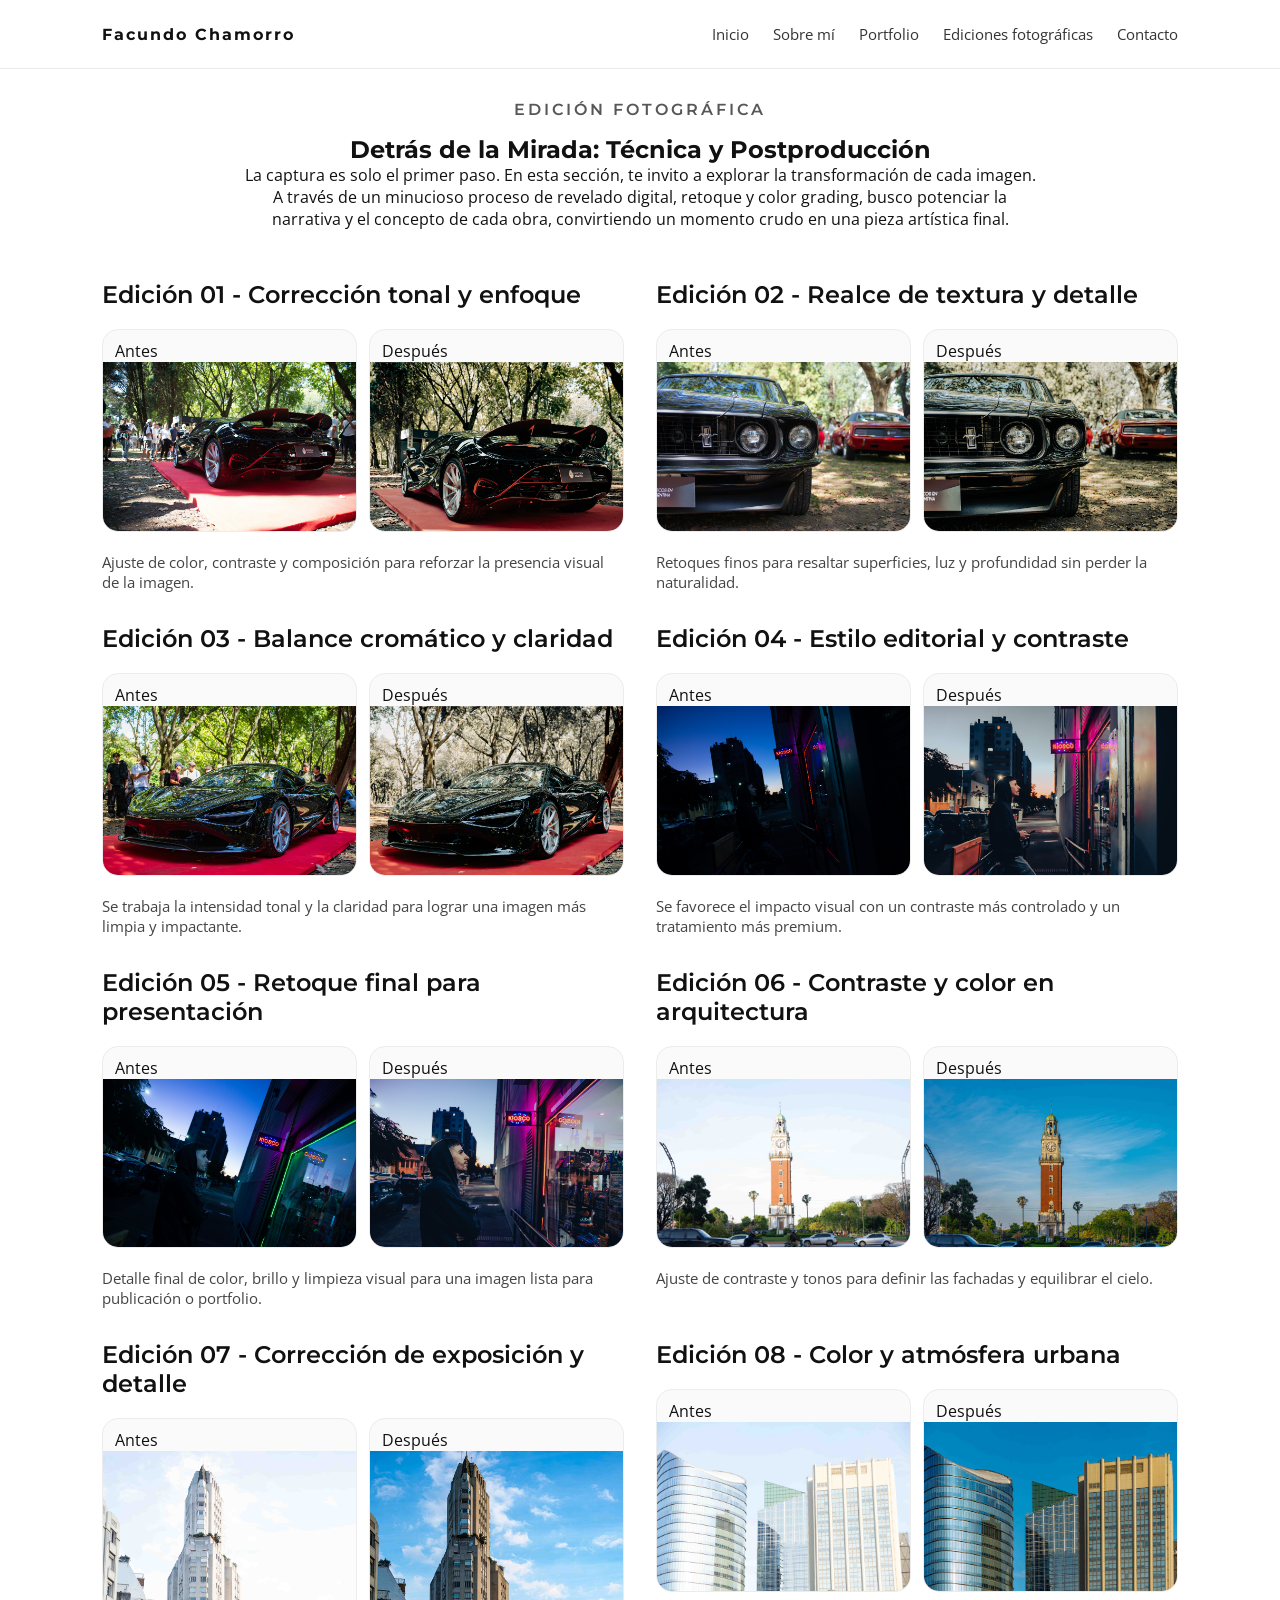
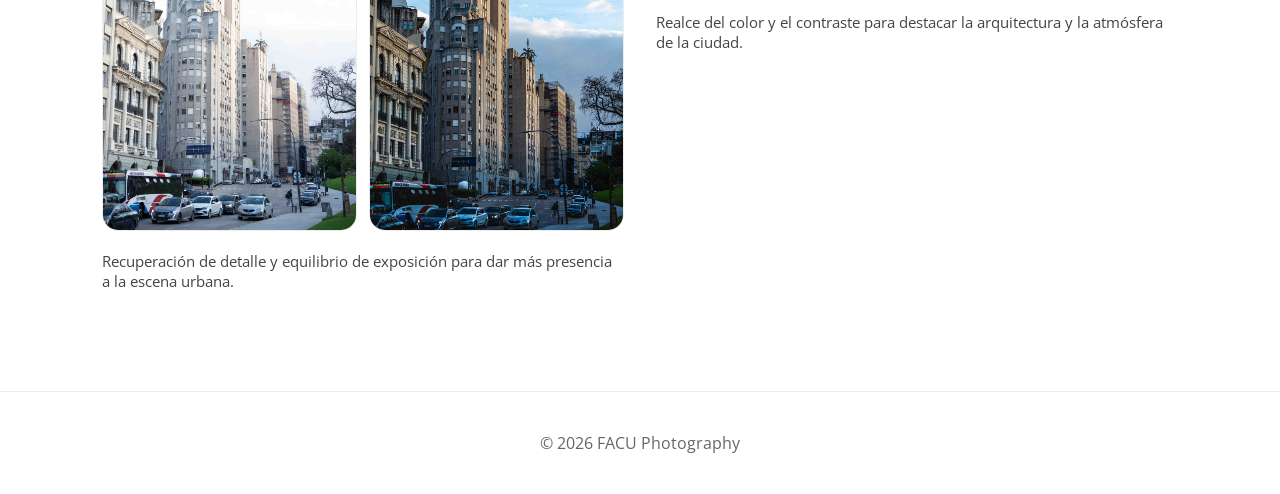
<file: ediciones.html>
<!DOCTYPE html>
<html lang="es">
<head>
  <meta charset="UTF-8" />
  <meta name="viewport" content="width=device-width, initial-scale=1.0"/>
  <title>Ediciones Fotográficas - Facu Photography</title>

  <link rel="stylesheet" href="style.css">

  <link rel="preconnect" href="https://fonts.googleapis.com">
  <link rel="preconnect" href="https://fonts.gstatic.com" crossorigin>
  <link href="https://fonts.googleapis.com/css2?family=Montserrat:wght@600;700&family=Open+Sans:wght@300;400;600&display=swap" rel="stylesheet">
</head>
<body>

<div class="grain"></div>

<header>
  <div class="logo">Facundo Chamorro</div>

  <nav>
    <a href="index.html">Inicio</a>
    <a href="sobre-mi.html">Sobre mí</a>
    <a href="index.html#portfolio">Portfolio</a>
    <a href="ediciones.html">Ediciones fotográficas</a>
    <a href="index.html#contacto">Contacto</a>
  </nav>
</header>

<section id="ediciones" class="photo-editing-section fade-in">
  <div class="photo-editing-hero">
    <p class="section-tag">Edición Fotográfica</p>
    <div class="photo-editing-hero-copy">
      <h2>Detrás de la Mirada: Técnica y Postproducción</h2>
      <p>La captura es solo el primer paso. En esta sección, te invito a explorar la transformación de cada imagen. A través de un minucioso proceso de revelado digital, retoque y color grading, busco potenciar la narrativa y el concepto de cada obra, convirtiendo un momento crudo en una pieza artística final.</p>
    </div>
  </div>
  <div id="galeria-ediciones" class="photo-editing-grid"></div>
</section>

<footer>
  <p>© 2026 FACU Photography</p>
</footer>

<script src="script.js"></script>
</body>
</html>
</file>
<file: style.css>
/* ========================= */
/* ARCHIVO: style.css */
/* ========================= */

*{
  margin:0;
  padding:0;
  box-sizing:border-box;
}

html{
  scroll-behavior:smooth;
}

body{
  background:#ffffff;
  color:#111111;
  font-family:'Open Sans', sans-serif;
  font-weight:400;
  overflow-x:hidden;
}

h1,
h2,
h3,
.logo,
.section-tag{
  font-family:'Montserrat', sans-serif;
  font-weight:600;
}

h1,
h2{
  font-weight:700;
}

button,
input,
textarea,
select{
  font:inherit;
}

img{
  width:100%;
  display:block;
}

a{
  text-decoration:none;
  color:#111111;
}

p,
h1,
h2,
h3,
label,
button,
span,
div{
  color:inherit;
}

section{
  padding:120px 8%;
  background:#ffffff;
}

/* GRAIN */
.grain{
  position:fixed;
  inset:0;
  pointer-events:none;
  opacity:.03;
  background:rgba(0,0,0,.01);
  z-index:9999;
}

/* HEADER */
header{
  position:fixed;
  top:0;
  width:100%;
  padding:24px 8%;
  display:flex;
  justify-content:space-between;
  align-items:center;
  z-index:1000;
  background:#ffffff;
  border-bottom:1px solid #eaeaea;
}

.logo{
  font-weight:700;
  letter-spacing:2px;
  color:#111111;
}

nav{
  display:flex;
  flex-wrap:wrap;
  gap:24px;
  align-items:center;
}

nav a{
  font-size:.95rem;
  color:#111111;
  opacity:.85;
  transition:.3s;
}

nav a:hover{
  opacity:1;
}

/* SECTION TITLES */
.section-tag{
  opacity:.7;
  text-transform:uppercase;
  letter-spacing:3px;
  margin-bottom:16px;
  color:#111111;
}

.section-title h2,
.about h2{
  font-size:3rem;
  margin-bottom:30px;
  color:#111111;
}

/* ABOUT */
.about{
  display:grid;
  grid-template-columns:1fr 1fr;
  gap:60px;
  align-items:center;
  background:#ffffff;
}

.about p{
  color:#333333;
  line-height:1.8;
}

.about-photo-grid{
  display:grid;
  grid-template-columns:1fr;
  gap:20px;
}

.about-image-wrapper{
  overflow:hidden;
  border-radius:22px;
  background:#fafafa;
}

.about-image-wrapper img{
  width:100%;
  height:auto;
  object-fit:contain;
}

.stats{
  display:grid;
  grid-template-columns:repeat(3,1fr);
  gap:20px;
}

.stat{
  background:#fafafa;
  padding:40px;
  border:1px solid #ececec;
}

.stat h3{
  font-size:2.5rem;
  margin-bottom:10px;
  color:#111111;
}

/* CATEGORIES */
.categories{
  display:flex;
  flex-wrap:wrap;
  gap:14px;
  margin:40px 0;
}

.categories button{
  background:#ffffff;
  color:#111111;
  border:1px solid #111111;
  padding:12px 20px;
  cursor:pointer;
  transition:.3s;
}

.categories button.active,
.categories button:hover{
  background:#111111;
  color:#ffffff;
}

/* GALLERY */
.gallery{
  display:grid;
  grid-template-columns:repeat(3,minmax(240px,1fr));
  gap:18px;
}

.gallery-item{
  overflow:hidden;
  position:relative;
  cursor:pointer;
  border-radius:22px;
  aspect-ratio:4 / 5;
  border:1px solid #ececec;
  background:#fafafa;
}

.gallery-item img{
  width:100%;
  height:100%;
  object-fit:cover;
  display:block;
  transition:transform .6s ease;
}

.gallery-item:hover img{
  transform:scale(1.05);
}

.photo-editing-section{
  padding:100px 8%;
  background:#ffffff;
}

.photo-editing-inner{
  display:grid;
  grid-template-columns:1.1fr 1fr;
  gap:40px;
  align-items:start;
}

.photo-editing-copy{
  max-width:800px;
}

.photo-editing-copy h2{
  font-size:3rem;
  margin-bottom:24px;
  line-height:1.05;
  color:#111111;
}

.photo-editing-copy p{
  color:#444444;
  line-height:1.85;
  font-size:1.05rem;
}

.photo-editing-hero{
  max-width:800px;
  margin:0 auto 50px;
  text-align:center;
}

.photo-editing-hero-copy{
  width:100%;
}

.photo-editing-grid{
  display:grid;
  grid-template-columns:repeat(2,minmax(320px,1fr));
  gap:32px;
}

.photo-editing-card{
  display:flex;
  flex-direction:column;
  gap:20px;
  align-self:start;
}

.titulo-edicion{
  font-size:1.5rem;
  margin:0;
  color:#111111;
}

.photo-editing-comparison{
  display:flex;
  flex-direction:column;
  gap:18px;
}

.comparison-wrapper{
  position:relative;
  display:block;
  width:100%;
  overflow:hidden;
  border-radius:24px;
  background:#fafafa;
  border:1px solid #ececec;
  isolation:isolate;
}

.comparison-image{
  display:block;
  width:100%;
  height:auto;
  object-fit:contain;
}

.comparison-image.before{
  position:relative;
  z-index:1;
}

.comparison-image.after{
  position:absolute;
  top:0;
  left:0;
  width:50%;
  height:100%;
  object-fit:cover;
  overflow:hidden;
  z-index:2;
}

.comparison-overlay{
  position:absolute;
  top:0;
  left:50%;
  width:2px;
  height:100%;
  background:rgba(0,0,0,.25);
  transform:translateX(-1px);
  pointer-events:none;
}

.comparison-slider{
  position:absolute;
  top:0;
  left:50%;
  width:0;
  height:100%;
  pointer-events:none;
}

.slider-handle{
  position:absolute;
  top:50%;
  left:0;
  transform:translate(-50%, -50%);
  width:48px;
  height:48px;
  border-radius:50%;
  background:#111111;
  border:2px solid #ffffff;
  box-shadow:0 12px 24px rgba(0,0,0,.16);
  display:flex;
  align-items:center;
  justify-content:center;
  cursor:ew-resize;
  pointer-events:auto;
  z-index:2;
}

.slider-icon{
  display:block;
  font-size:1.1rem;
  color:#ffffff;
}

.comparison-copy{
  color:#444444;
  font-size:.95rem;
}

.comparison-images{
  display:grid;
  grid-template-columns:repeat(2,minmax(0,1fr));
  gap:12px;
}

.comparison-image-card{
  min-width:0;
  overflow:hidden;
  border:1px solid #ececec;
  border-radius:16px;
  background:#fafafa;
}

.comparison-image-card .compare-label{
  padding:10px 12px 0;
}

.comparison-image-card img{
  width:100%;
  height:auto;
  object-fit:contain;
}

@media (max-width:1024px){
  .photo-editing-inner{
    grid-template-columns:1fr;
  }
}

@media (max-width:1024px){
  .gallery{
    grid-template-columns:repeat(2,minmax(220px,1fr));
  }
}

@media (max-width:900px){
  .about{
    grid-template-columns:1fr;
    gap:40px;
  }
  .gallery{
    grid-template-columns:1fr;
  }
}

@media (max-width:768px){
  section{
    padding:80px 20px;
  }
  header{
    padding:18px 20px;
  }
  nav{
    justify-content:center;
    gap:16px;
  }
  nav a{
    font-size:.85rem;
  }
  .section-title h2,
  .about h2,
  .photo-editing-copy h2{
    font-size:2.2rem;
  }
  .photo-editing-grid{
    grid-template-columns:1fr;
    gap:24px;
  }
  .comparison-images{
    grid-template-columns:1fr;
  }
  .photo-editing-copy{
    max-width:100%;
  }
}

#lightbox{
  position:fixed;
  inset:0;
  background:rgba(255,255,255,.95);
  display:flex;
  align-items:center;
  justify-content:center;
  z-index:2000;
  padding:24px;
}

#lightbox.hidden{
  display:none;
}

.lightbox-backdrop{
  position:absolute;
  inset:0;
}

.lightbox-content{
  position:relative;
  max-width:95vw;
  max-height:95vh;
  width:100%;
  display:flex;
  flex-direction:column;
  align-items:center;
  justify-content:center;
}

.lightbox-category{
  position:absolute;
  top:16px;
  right:16px;
  padding:10px 16px;
  border:none;
  border-radius:999px;
  background:#111111;
  color:#ffffff;
  font-weight:700;
  cursor:pointer;
  box-shadow:0 10px 20px rgba(0,0,0,.15);
  z-index:2;
}

.lightbox-category.hidden{
  display:none;
}

.lightbox-content img{
  width:auto;
  max-width:100%;
  max-height:80vh;
  object-fit:contain;
  border-radius:12px;
  box-shadow:0 20px 60px rgba(0,0,0,.16);
  cursor:zoom-out;
}

.lightbox-nav{
  position:absolute;
  top:50%;
  transform:translateY(-50%);
  width:48px;
  height:48px;
  border:none;
  border-radius:50%;
  background:#111111;
  color:#ffffff;
  font-size:1.5rem;
  cursor:pointer;
  box-shadow:0 10px 20px rgba(0,0,0,.12);
  display:flex;
  align-items:center;
  justify-content:center;
}

.lightbox-prev{
  left:-28px;
}

.lightbox-next{
  right:-28px;
}

.lightbox-caption{
  margin-top:12px;
  color:#333333;
  text-align:center;
}

/* SERVICES */
.service-grid{
  display:grid;
  grid-template-columns:repeat(auto-fit,minmax(250px,1fr));
  gap:24px;
}

.service-card{
  background:#fafafa;
  padding:40px;
  border:1px solid #ececec;
  transition:.3s;
}

.service-card:hover{
  transform:translateY(-8px);
}

/* CONTACT */
.contact-links{
  display:flex;
  flex-wrap:wrap;
  gap:24px;
  margin-top:30px;
  align-items:flex-start;
}

.contact-details{
  display:flex;
  flex-direction:column;
  gap:12px;
}

.contact-qr{
  display:flex;
  flex-direction:column;
  gap:10px;
  padding:16px 20px;
  background:#fafafa;
  border:1px solid #ececec;
  min-width:220px;
}

.contact-qr-content{
  display:flex;
  align-items:center;
  flex-wrap:wrap;
  gap:16px;
}

.contact-qr-content a{
  max-width:220px;
}

.qr-image{
  width:min(150px, 100%);
  height:auto;
  display:block;
  background:#ffffff;
  padding:10px;
  border-radius:10px;
  border:1px solid #ececec;
  box-shadow:0 8px 24px rgba(0,0,0,.06);
}

.contact-links a,
.contact-links p{
  opacity:.85;
  transition:.3s;
  color:#333333;
}

.contact-links a:hover{
  opacity:1;
}

/* FOOTER */
footer{
  padding:40px;
  text-align:center;
  background:#ffffff;
  color:#666666;
  border-top:1px solid #eaeaea;
}

/* ANIMATIONS */
.fade-in{
  opacity:0;
  transform:translateY(40px);
  transition:1s ease;
}

.fade-in.visible{
  opacity:1;
  transform:translateY(0);
}

/* RESPONSIVE */
@media(max-width:900px){
  .about{
    grid-template-columns:1fr;
  }

  .stats{
    grid-template-columns:1fr;
  }

  header{
    padding:14px 20px;
    gap:10px;
    flex-wrap:wrap;
  }

  .logo{
    font-size:1.05rem;
    letter-spacing:1px;
  }

  nav{
    display:flex;
    margin-left:auto;
    justify-content:flex-end;
    flex-wrap:wrap;
    gap:8px 14px;
  }

  nav a{
    font-size:.72rem;
    line-height:1.5;
  }
}

/* EDITOR UI */
#editor-toggle{
  position:fixed;
  right:20px;
  bottom:20px;
  width:48px;
  height:48px;
  border-radius:8px;
  background:#111111;
  color:#ffffff;
  border:1px solid #ececec;
  cursor:pointer;
  z-index:2000;
}

#editor-panel{
  position:fixed;
  right:20px;
  top:60px;
  width:420px;
  max-height:80vh;
  background:#ffffff;
  border:1px solid #ececec;
  padding:12px;
  overflow:auto;
  z-index:2000;
  box-shadow:0 10px 30px rgba(0,0,0,.08);
}

.hidden{display:none}

.editor-header{display:flex;justify-content:space-between;align-items:center;margin-bottom:8px}
.editor-tabs{display:flex;gap:6px;margin-bottom:8px}
.editor-tabs button{padding:6px 8px;background:#f5f5f5;border:1px solid #ececec;color:#111;cursor:pointer}
.editor-tabs button.active{background:#111;color:#fff}
.editor-body{margin-bottom:8px}
.editor-section label{display:block;margin-top:8px;margin-bottom:4px;color:#444}
.editor-section input,.editor-section textarea{width:100%;padding:8px;background:#ffffff;border:1px solid #ececec;color:#111}
.editor-actions{display:flex;gap:8px;flex-wrap:wrap}
.editor-actions button{padding:8px 10px;background:#ffffff;border:1px solid #ececec;color:#111;cursor:pointer}
</file>
